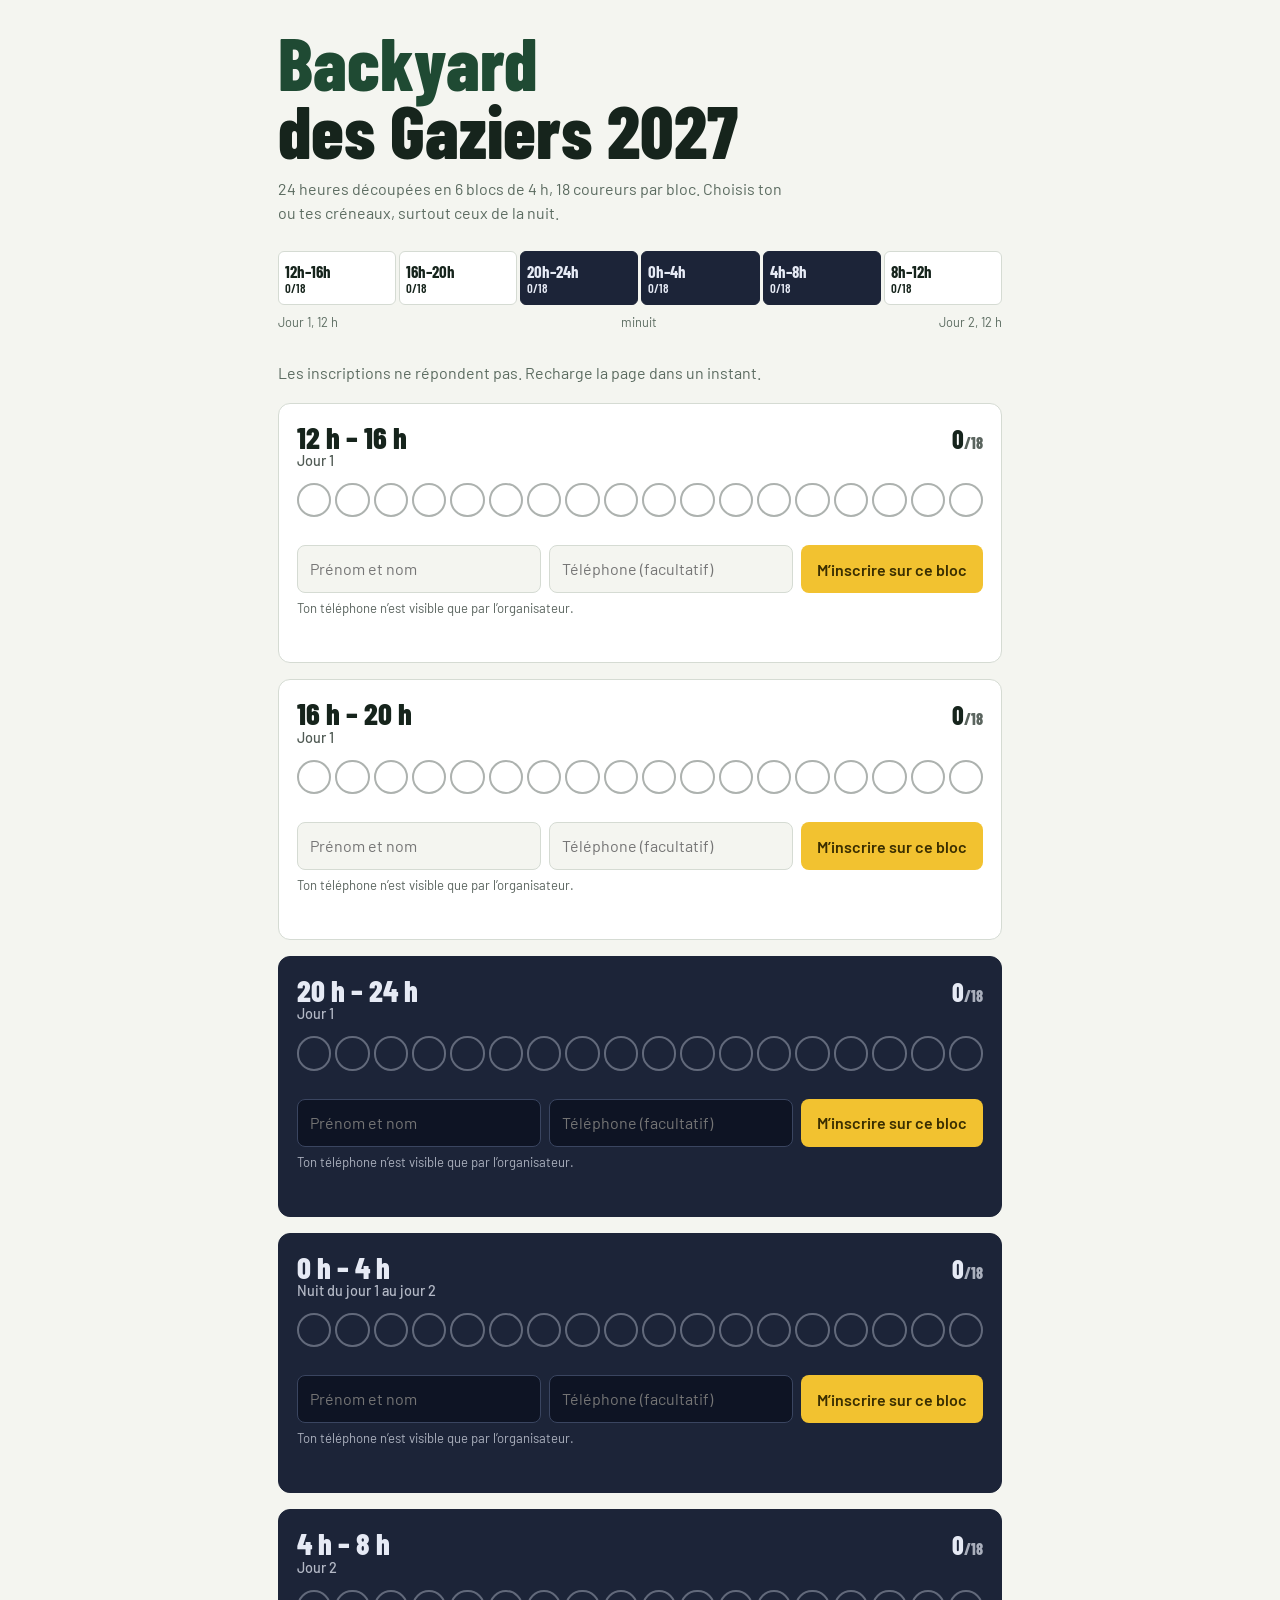
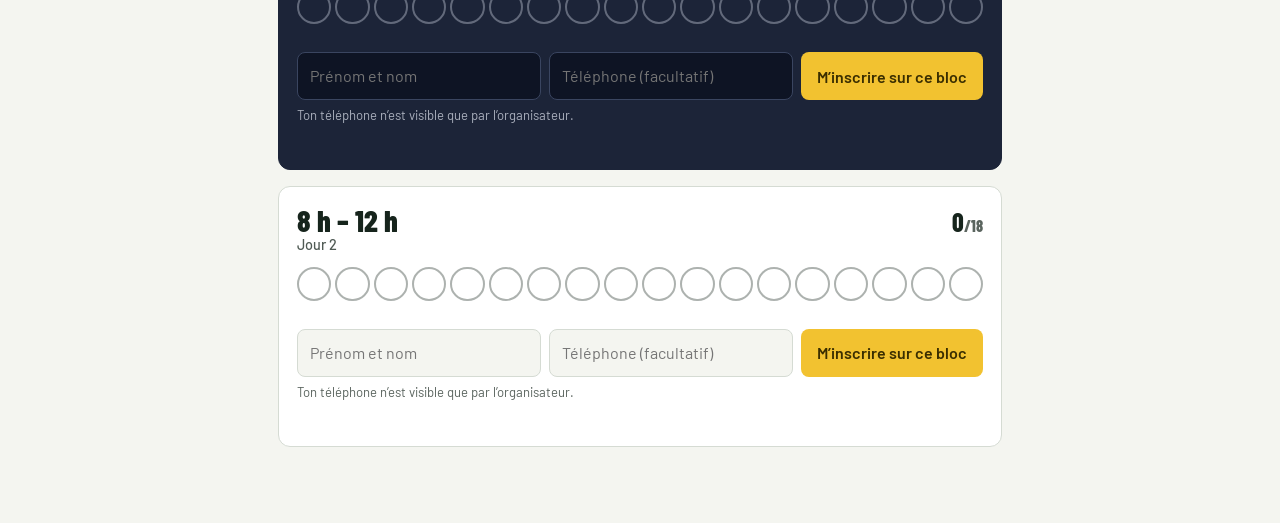
<file: index.html>
<!doctype html>
<html lang="fr">
<head>
<meta charset="utf-8">
<meta name="viewport" content="width=device-width, initial-scale=1, viewport-fit=cover">
<title>Backyard des Gaziers 2027 – Inscriptions</title>
<meta name="description" content="Inscris-toi sur un ou plusieurs blocs de 4 h de la Backyard des Gaziers 2027.">
<link rel="icon" href="data:image/svg+xml,<svg xmlns='http://www.w3.org/2000/svg' viewBox='0 0 100 100'><text y='.9em' font-size='90'>🏃</text></svg>">
<link href="https://fonts.googleapis.com/css2?family=Barlow+Condensed:wght@600;800&family=Barlow:wght@400;500;600&display=swap" rel="stylesheet">
<link rel="stylesheet" href="style.css">
</head>
<body>
<div class="wrap">
  <h1>Backyard<span>des Gaziers 2027</span></h1>
  <p class="lead">24 heures découpées en 6 blocs de 4 h, 18 coureurs par bloc. Choisis ton ou tes créneaux, surtout ceux de la nuit.</p>
  <nav class="ribbon" id="ribbon" aria-label="Remplissage des blocs"></nav>
  <div class="axis"><span>Jour 1, 12 h</span><span>minuit</span><span>Jour 2, 12 h</span></div>
  <div class="status" id="status" role="status">Chargement des inscriptions…</div>
  <main id="blocs"></main>
</div>
<script src="config.js"></script>
<script>
const CAP = 18;
const BLOCS = [
  {id:'12h-16h',h:'12 h – 16 h',day:'Jour 1',night:false},
  {id:'16h-20h',h:'16 h – 20 h',day:'Jour 1',night:false},
  {id:'20h-24h',h:'20 h – 24 h',day:'Jour 1',night:true},
  {id:'0h-4h',h:'0 h – 4 h',day:'Nuit du jour 1 au jour 2',night:true},
  {id:'4h-8h',h:'4 h – 8 h',day:'Jour 2',night:true},
  {id:'8h-12h',h:'8 h – 12 h',day:'Jour 2',night:false}];
let data = [];
const $ = s => document.querySelector(s);
const key = id => 'b' + id.replace(/[^a-z0-9]/gi,'');
const esc = s => { const d=document.createElement('div'); d.textContent=s; return d.innerHTML; };

async function api(body){
  const opts = body ? {method:'POST', headers:{'Content-Type':'text/plain;charset=utf-8'}, body:JSON.stringify(body)} : {};
  const r = await fetch(window.API_URL, opts);
  const d = await r.json();
  if (!d.ok) throw new Error(d.erreur || 'Erreur inconnue.');
  return d;
}

$('#ribbon').innerHTML = BLOCS.map(b=>`<a class="seg${b.night?' night':''}" href="#${key(b.id)}" id="seg-${key(b.id)}"><div class="fill"></div><div class="lab"><b>${b.id.replace('-','–')}</b><span class="n">0/${CAP}</span></div></a>`).join('');
$('#blocs').innerHTML = BLOCS.map(b=>`<section class="bloc${b.night?' night':''}" id="${key(b.id)}">
  <div class="head"><h2>${b.h}<span class="day">${b.day}</span></h2><div class="count" id="c-${key(b.id)}">0<small>/${CAP}</small></div></div>
  <div class="seats" id="s-${key(b.id)}" aria-hidden="true">${'<i class="seat"></i>'.repeat(CAP)}</div>
  <ul class="names" id="l-${key(b.id)}"></ul>
  <form data-bloc="${b.id}">
    <input name="nom" maxlength="60" autocomplete="name" placeholder="Prénom et nom" aria-label="Prénom et nom" required>
    <input name="tel" maxlength="20" type="tel" autocomplete="tel" placeholder="Téléphone (facultatif)" aria-label="Téléphone">
    <button class="go" type="submit">M’inscrire sur ce bloc</button>
  </form>
  <p class="hint">Ton téléphone n’est visible que par l’organisateur.</p>
  <div class="msg" id="m-${key(b.id)}" aria-live="polite"></div></section>`).join('');

function render(){
  BLOCS.forEach(b=>{
    const k=key(b.id), list=data.filter(e=>e.bloc===b.id), n=list.length, full=n>=CAP;
    $('#c-'+k).innerHTML=`${n}<small>/${CAP}</small>`;
    $('#s-'+k).querySelectorAll('.seat').forEach((s,i)=>s.classList.toggle('on',i<n));
    $('#seg-'+k+' .fill').style.height=Math.min(100,n/CAP*100)+'%';
    $('#seg-'+k+' .n').textContent=`${n}/${CAP}`;
    $('#l-'+k).innerHTML=list.map(e=>`<li>${esc(e.nom)}</li>`).join('');
    const f=document.querySelector(`form[data-bloc="${b.id}"]`);
    f.querySelectorAll('input,button').forEach(el=>el.disabled=full);
    f.querySelector('button').textContent=full?'Bloc complet':'M’inscrire sur ce bloc';
  });
  $('#status').textContent = data.length ? '' : 'Aucun inscrit pour l’instant. Lance-toi sur le premier bloc.';
}

async function load(){
  try { const d = await api(); data = d.inscrits; render(); }
  catch { $('#status').textContent = 'Les inscriptions ne répondent pas. Recharge la page dans un instant.'; }
}

document.querySelectorAll('form').forEach(f=>f.addEventListener('submit', async ev=>{
  ev.preventDefault();
  const bloc=f.dataset.bloc, m=$('#m-'+key(bloc)), btn=f.querySelector('button');
  btn.disabled=true; m.style.color=''; m.textContent='Inscription en cours…';
  try {
    const d = await api({action:'inscrire', bloc, nom:f.nom.value, tel:f.tel.value});
    data = d.inscrits; f.reset(); render();
    m.style.color='var(--ok)'; m.textContent='C’est noté, tu es inscrit sur ce bloc.';
  } catch (err) {
    btn.disabled=false; m.style.color='var(--err)';
    m.textContent = err.message || 'L’inscription n’est pas passée. Réessaie.';
    load();
  }
}));

if (!window.API_URL || window.API_URL.startsWith('COLLE')) {
  $('#status').textContent = 'Site pas encore relié : colle l’URL Apps Script dans config.js.';
} else { load(); setInterval(load, 60000); }
</script>
</body>
</html>
</file>
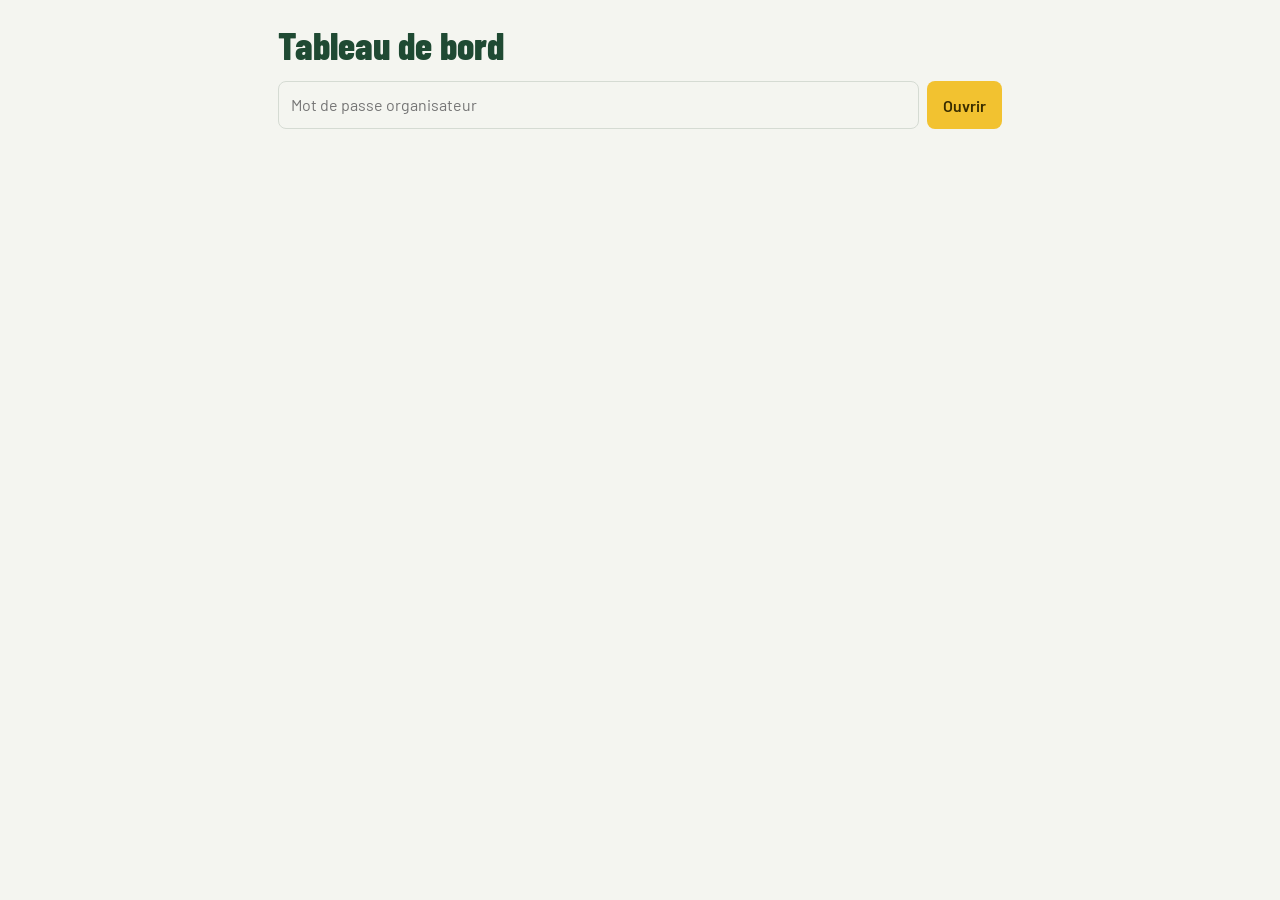
<file: admin.html>
<!doctype html>
<html lang="fr">
<head>
<meta charset="utf-8">
<meta name="viewport" content="width=device-width, initial-scale=1, viewport-fit=cover">
<meta name="robots" content="noindex, nofollow">
<title>Tableau de bord – Backyard des Gaziers 2027</title>
<link href="https://fonts.googleapis.com/css2?family=Barlow+Condensed:wght@600;800&family=Barlow:wght@400;500;600&display=swap" rel="stylesheet">
<link rel="stylesheet" href="style.css">
</head>
<body>
<div class="wrap">
  <div class="bar-top">
    <h1 style="font-size:2.4rem">Tableau de bord</h1>
    <button class="small" id="logout" hidden>Se déconnecter</button>
  </div>
  <form id="login" style="margin-top:18px">
    <input type="password" name="cle" placeholder="Mot de passe organisateur" aria-label="Mot de passe organisateur" autocomplete="current-password" required>
    <button class="go" type="submit">Ouvrir</button>
  </form>
  <div class="msg" id="loginMsg" aria-live="polite"></div>
  <div id="dash" hidden>
    <p class="status" id="maj"></p>
    <div class="kpis">
      <div class="kpi"><b id="k-total">–</b><span>inscriptions sur 108</span></div>
      <div class="kpi"><b id="k-manque">–</b><span>places à pourvoir</span></div>
      <div class="kpi"><b id="k-pire">–</b><span>bloc le moins rempli</span></div>
    </div>
    <div id="blocs"></div>
  </div>
</div>
<script src="config.js"></script>
<script>
const CAP = 18;
const BLOCS = [['12h-16h',0],['16h-20h',0],['20h-24h',1],['0h-4h',1],['4h-8h',1],['8h-12h',0]];
let rows = [], cle = '', timer = null;
const $ = s => document.querySelector(s);
const esc = s => { const d=document.createElement('div'); d.textContent=s; return d.innerHTML; };
const store = { get(){ try{return sessionStorage.getItem('bg-cle')||'';}catch{return '';} },
                set(v){ try{ v?sessionStorage.setItem('bg-cle',v):sessionStorage.removeItem('bg-cle'); }catch{} } };

async function api(body){
  const r = await fetch(window.API_URL,{method:'POST',headers:{'Content-Type':'text/plain;charset=utf-8'},body:JSON.stringify(body)});
  const d = await r.json();
  if (!d.ok) throw new Error(d.erreur || 'Erreur inconnue.');
  return d;
}

function render(){
  const total=rows.length;
  $('#k-total').textContent=total;
  $('#k-manque').textContent=Math.max(0,BLOCS.length*CAP-total);
  const counts=BLOCS.map(([id])=>[id,rows.filter(r=>r.bloc===id).length]).sort((a,b)=>a[1]-b[1]);
  $('#k-pire').textContent=counts[0][0].replace('-','–');
  $('#maj').textContent='Mis à jour à '+new Date().toLocaleTimeString('fr-FR',{hour:'2-digit',minute:'2-digit'})+'. Actualisation automatique toutes les 30 s.';
  $('#blocs').innerHTML=BLOCS.map(([id,night])=>{
    const list=rows.filter(r=>r.bloc===id).sort((a,b)=>a.t-b.t), n=list.length, manque=CAP-n;
    return `<section class="bloc${night?' night':''}">
      <div class="head"><h2>${id.replace('-','–')}</h2><span>${n}/${CAP}${manque>0?` (il manque ${manque})`:' (complet)'}</span></div>
      <div class="bar"><i style="width:${Math.min(100,n/CAP*100)}%"></i></div>
      ${n?`<table>${list.map(r=>`<tr><td>${esc(r.nom)}</td><td>${r.tel?`<a href="tel:${esc(r.tel)}">${esc(r.tel)}</a>`:''}</td><td style="text-align:right"><button class="small del" data-id="${esc(r.id)}" data-nom="${esc(r.nom)}">Retirer</button></td></tr>`).join('')}</table>
      <div class="tools"><button class="small" data-copy="${id}">Copier les numéros</button></div>`:'<p class="hint" style="margin:0">Personne pour l’instant.</p>'}
    </section>`;}).join('');
}

async function load(){
  try { const d = await api({action:'admin', cle}); rows = d.lignes; render(); return true; }
  catch (err) { $('#maj').textContent = err.message; return false; }
}

async function open(v){
  cle = v; $('#loginMsg').textContent = 'Vérification…';
  try {
    const d = await api({action:'admin', cle});
    rows = d.lignes; store.set(cle);
    $('#login').hidden = true; $('#loginMsg').textContent = '';
    $('#dash').hidden = false; $('#logout').hidden = false;
    render(); clearInterval(timer); timer = setInterval(load, 30000);
  } catch (err) {
    store.set(''); $('#loginMsg').style.color='var(--err)'; $('#loginMsg').textContent = err.message;
  }
}

$('#login').addEventListener('submit', e => { e.preventDefault(); open(e.target.cle.value); });
$('#logout').addEventListener('click', () => { store.set(''); location.reload(); });

document.addEventListener('click', async e => {
  const b = e.target.closest('button'); if (!b) return;
  if (b.dataset.id) {
    if (!confirm('Retirer ' + b.dataset.nom + ' de ce bloc ?')) return;
    b.disabled = true;
    try { const d = await api({action:'supprimer', cle, id:b.dataset.id}); rows = d.lignes; render(); }
    catch { b.disabled = false; alert('Le retrait n’est pas passé.'); }
  } else if (b.dataset.copy) {
    const nums = rows.filter(r=>r.bloc===b.dataset.copy && r.tel).map(r=>r.tel).join(', ');
    try { await navigator.clipboard.writeText(nums); b.textContent='Copié'; setTimeout(()=>b.textContent='Copier les numéros',1500); }
    catch { prompt('Numéros :', nums); }
  }
});

if (!window.API_URL || window.API_URL.startsWith('COLLE')) {
  $('#loginMsg').textContent = 'Site pas encore relié : colle l’URL Apps Script dans config.js.';
} else { const saved = store.get(); if (saved) open(saved); }
</script>
</body>
</html>
</file>
<file: style.css>
:root{--paper:#F4F5F0;--surface:#fff;--ink:#16241C;--muted:#5B6B60;--pine:#1F4A33;--line:#D5DBD3;--lamp:#F2C230;--lamp-ink:#3A2E00;--night:#1C2438;--night-ink:#E6EAF5;--night-line:#3A4560;--night-field:#0E1424;--full:#8A9A8F;--ok:#1F4A33;--err:#A3322A;color-scheme:light}
@media (prefers-color-scheme:dark){:root{--paper:#0F1612;--surface:#18221C;--ink:#E7EEE8;--muted:#9DB0A3;--pine:#7FC29A;--line:#2C3A31;--night:#121A2C;--night-ink:#DCE3F4;--full:#6E7F74;--ok:#7FC29A;--err:#E0786F;color-scheme:dark}}
*{box-sizing:border-box}
body{margin:0;background:var(--paper);color:var(--ink);font:400 16px/1.5 "Barlow",system-ui,-apple-system,"Segoe UI",sans-serif;padding-top:env(safe-area-inset-top,0px);padding-bottom:env(safe-area-inset-bottom,0px)}
.wrap{max-width:760px;margin:0 auto;padding:28px 18px 60px}
h1{font:800 clamp(2.6rem,11vw,4.6rem)/.92 "Barlow Condensed","Arial Narrow",sans-serif;margin:0;color:var(--pine)}
h1 span{display:block;color:var(--ink)}
.lead{color:var(--muted);margin:14px 0 26px;max-width:58ch}
.ribbon{display:grid;grid-template-columns:repeat(6,1fr);gap:3px;margin-bottom:8px}
.seg{position:relative;height:54px;border-radius:6px;overflow:hidden;background:var(--surface);border:1px solid var(--line);color:inherit;text-decoration:none}
.seg.night{background:var(--night);border-color:var(--night);color:var(--night-ink)}
.fill{position:absolute;left:0;right:0;bottom:0;height:0;background:var(--lamp);transition:height .4s}
.lab{position:relative;display:flex;flex-direction:column;justify-content:center;height:100%;padding:0 6px;font:600 .8rem/1.1 "Barlow Condensed",sans-serif}
.lab b{font-size:1.05rem}
.axis{display:flex;justify-content:space-between;color:var(--muted);font-size:.8rem;margin-bottom:28px}
.status{color:var(--muted);margin-bottom:18px}
.status:empty{display:none}
.bloc{background:var(--surface);border:1px solid var(--line);border-radius:12px;padding:18px;margin-bottom:16px;scroll-margin-top:12px}
.bloc.night{background:var(--night);border-color:var(--night);color:var(--night-ink)}
.head{display:flex;justify-content:space-between;align-items:baseline;gap:12px}
.head h2{margin:0;font:800 1.9rem/1 "Barlow Condensed",sans-serif}
.head .day{display:block;font:500 .9rem "Barlow",sans-serif;opacity:.75}
.count{font:800 1.6rem/1 "Barlow Condensed",sans-serif}.count small{font-size:1rem;opacity:.7}
.seats{display:grid;grid-template-columns:repeat(18,1fr);gap:4px;margin:14px 0}
.seat{aspect-ratio:1;border-radius:50%;border:2px solid currentColor;opacity:.35}
.seat.on{background:var(--lamp);border-color:var(--lamp);opacity:1}
.names{list-style:none;margin:0 0 14px;padding:0;display:flex;flex-wrap:wrap;gap:6px}
.names li{padding:3px 10px;border-radius:999px;border:1px solid var(--line);font-size:.92rem}
.bloc.night .names li{border-color:var(--night-line)}
form{display:flex;gap:8px;flex-wrap:wrap}
input{flex:1 1 180px;min-width:0;padding:11px 12px;border-radius:8px;border:1px solid var(--line);background:var(--paper);color:var(--ink);font:inherit}
.bloc.night input{background:var(--night-field);border-color:var(--night-line);color:var(--night-ink)}
.go{padding:11px 16px;border:0;border-radius:8px;background:var(--lamp);color:var(--lamp-ink);font:600 1rem "Barlow",sans-serif;cursor:pointer}
.go:disabled{background:var(--full);color:#fff;cursor:not-allowed}
button:focus-visible,input:focus-visible,.seg:focus-visible{outline:3px solid var(--pine);outline-offset:2px}
.msg{font-size:.9rem;margin-top:8px;min-height:1.2em}
.hint{font-size:.82rem;opacity:.7;margin:6px 0 0}
/* tableau de bord */
.kpis{display:grid;grid-template-columns:repeat(3,1fr);gap:10px;margin:18px 0 22px}
.kpi{background:var(--surface);border:1px solid var(--line);border-radius:10px;padding:12px}
.kpi b{display:block;font:800 2rem/1 "Barlow Condensed",sans-serif}
.kpi span{color:var(--muted);font-size:.85rem}
.bar{height:8px;border-radius:4px;background:rgba(128,128,128,.25);margin:10px 0;overflow:hidden}
.bar i{display:block;height:100%;background:var(--lamp)}
table{width:100%;border-collapse:collapse;font-size:.92rem}
td{padding:6px 4px;border-top:1px solid rgba(128,128,128,.25)}
td a{color:inherit}
.small{border:1px solid currentColor;background:none;color:inherit;border-radius:6px;padding:3px 8px;font:inherit;font-size:.82rem;cursor:pointer}
.small.del{color:var(--err)}
.bloc.night .small.del{color:#F0A49C}
.tools{display:flex;gap:8px;margin-top:8px}
.bar-top{display:flex;justify-content:space-between;align-items:center;gap:10px}
@media (prefers-reduced-motion:reduce){.fill{transition:none}}
@media (max-width:480px){.seats{gap:3px}.lab{font-size:.7rem}.lab b{font-size:.9rem}.kpi b{font-size:1.6rem}}
</file>
